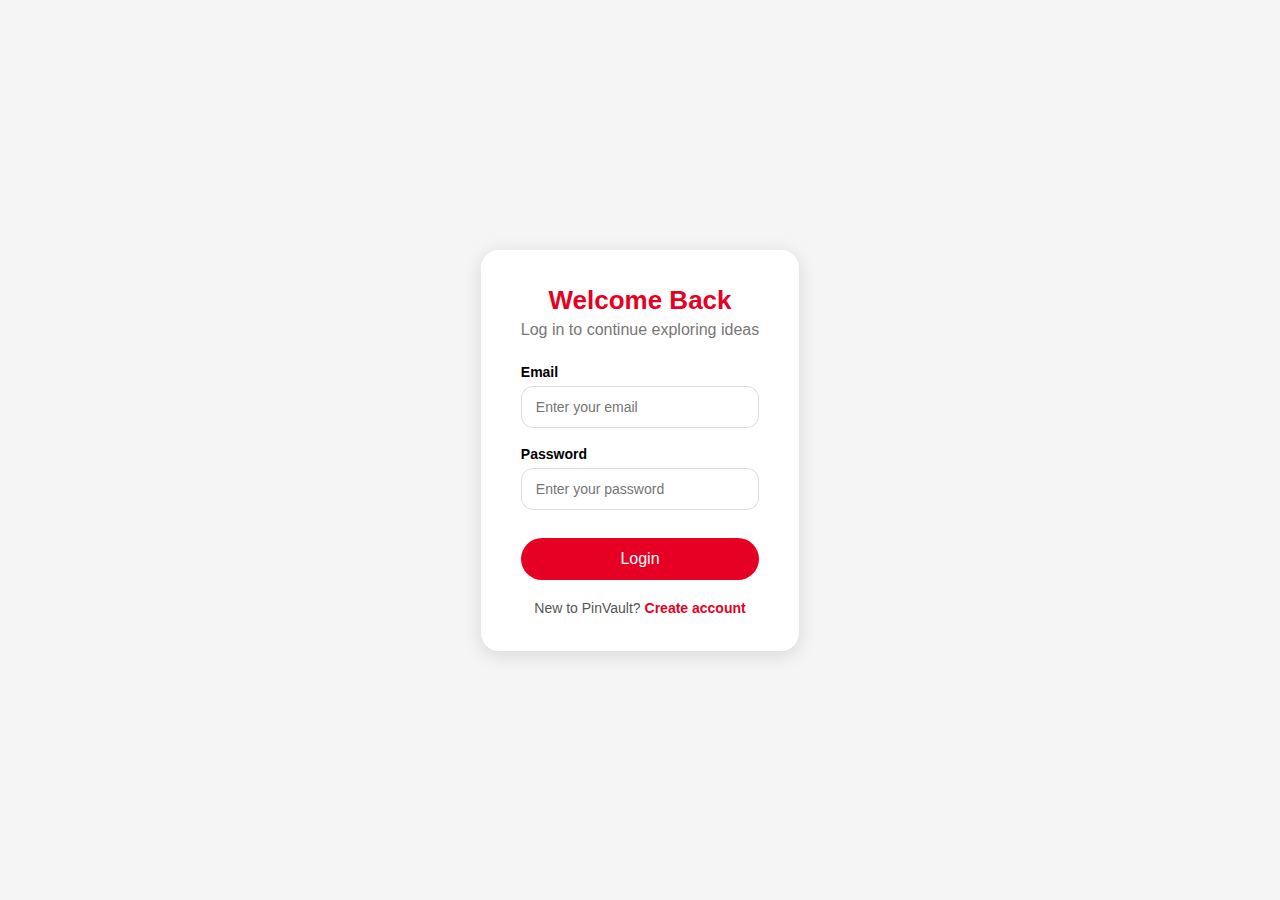
<file: login.html>
<!DOCTYPE html>
<html lang="en">
<head>
    <meta charset="UTF-8">
    <meta name="viewport" content="width=device-width, initial-scale=1.0">
    <title>PinVault Login</title>
    <link rel="stylesheet" href="log.css">
</head>
<body>

<div class="overlay"></div>

<div class="login-box">

    <h2>Welcome Back</h2>
    <p class="title">Log in to continue exploring ideas</p>

    <form>
        <div class="input-group">
            <label>Email</label>
            <input type="email" placeholder="Enter your email" required>
        </div>

        <div class="input-group">
            <label>Password</label>
            <input type="password" placeholder="Enter your password" required>
        </div>

        <button class="login-btn">Login</button>
    </form>

    <p class="signup-text">
        New to PinVault? <a href="#">Create account</a>
    </p>

</div>

</body>
</html>
</file>
<file: log.css>
* {
    margin: 0;
    padding: 0;
    box-sizing: border-box;
    font-family: "Inter", sans-serif;
}

body {
    background: #f5f5f5;
    display: flex;
    justify-content: center;
    align-items: center;
    height: 100vh;
}

/* MAIN BOX */
.login-container {
    width: 100%;
    max-width: 420px;
    padding: 20px;
}

.login-box {
    background: white;
    padding: 35px 40px;
    border-radius: 18px;
    box-shadow: 0 4px 20px rgba(0,0,0,0.12);
    text-align: center;
}

.login-box h2 {
    font-size: 26px;
    color: #e60023;
    margin-bottom: 5px;
}

.title {
    color: #777;
    margin-bottom: 25px;
}

/* INPUTS */
.input-group {
    text-align: left;
    margin-bottom: 18px;
}

.input-group label {
    font-size: 14px;
    font-weight: 600;
    margin-bottom: 6px;
    display: block;
}

.input-group input {
    width: 100%;
    padding: 12px 14px;
    border: 1px solid #ddd;
    border-radius: 12px;
    font-size: 14px;
    outline: none;
}

.input-group input:focus {
    border-color: #e60023;
}

/* BUTTON */
.login-btn {
    width: 100%;
    padding: 12px;
    background: #e60023;
    border: none;
    color: white;
    font-size: 16px;
    border-radius: 25px;
    cursor: pointer;
    margin-top: 10px;
}

.login-btn:hover {
    background: #cc001d;
}

/* SIGNUP */
.signup-text {
    margin-top: 20px;
    font-size: 14px;
    color: #555;
}

.signup-text a {
    color: #e60023;
    text-decoration: none;
    font-weight: 600;
}
</file>
